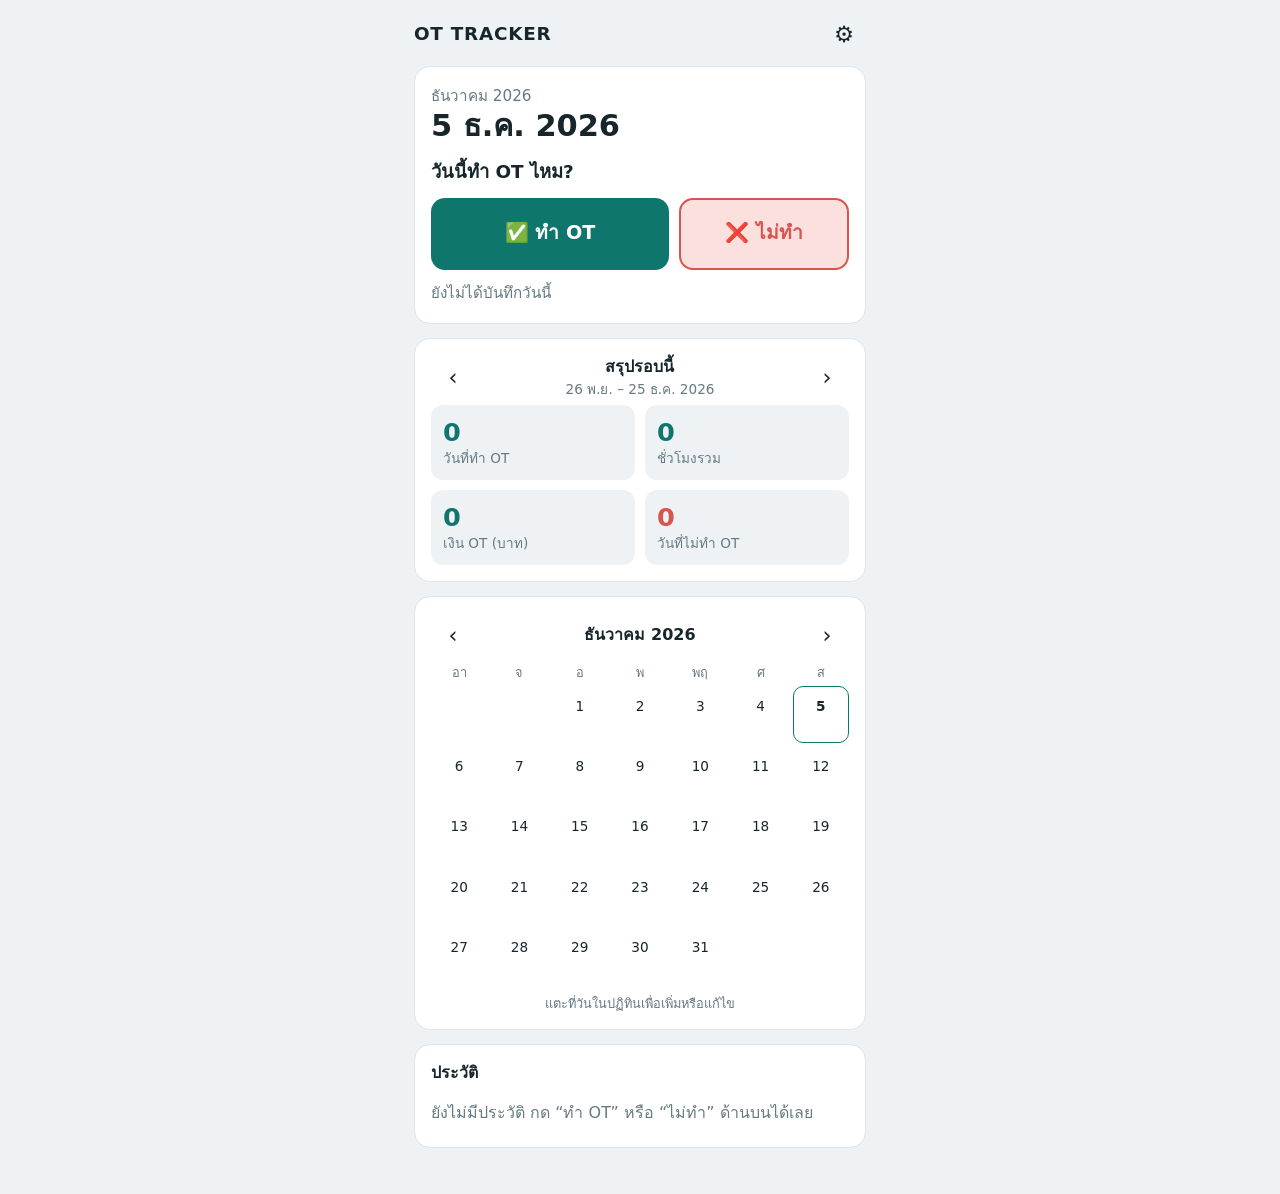
<file: index.html>
<!DOCTYPE html>
<html lang="th">
<head>
  <meta charset="UTF-8">
  <!-- viewport-fit=cover ให้แสดงเต็มจอบนมือถือ -->
  <meta name="viewport" content="width=device-width, initial-scale=1, viewport-fit=cover">
  <meta name="theme-color" content="#0f766e">
  <title>OT TRACKER</title>
  <style>
/* =========================================================
   OT TRACKER — style.css
   Mobile-first / รองรับ Dark Mode อัตโนมัติตามระบบของเครื่อง
   ========================================================= */

/* ---------- สี (ธีมสว่าง) ---------- */
:root {
  --bg: #eef2f4;
  --card: #ffffff;
  --text: #17262b;
  --muted: #667a82;
  --line: #dde5e8;

  --ot: #0f766e;        /* เขียวเข้ม = ทำ OT */
  --ot-soft: #d5f0ec;
  --no: #d9534f;        /* แดง = ไม่ทำ */
  --no-soft: #fbe0de;
  --accent: #0f766e;

  --radius: 16px;
  --font: system-ui, -apple-system, "Segoe UI", "Noto Sans Thai", "Sukhumvit Set",
          "Leelawadee UI", Tahoma, sans-serif;
}

/* ---------- สี (ธีมมืด) — แค่เปลี่ยนค่าตัวแปร ---------- */
@media (prefers-color-scheme: dark) {
  :root {
    --bg: #0e1517;
    --card: #172125;
    --text: #e8f0f2;
    --muted: #8ba0a8;
    --line: #26343a;

    --ot: #2dd4bf;
    --ot-soft: #12413d;
    --no: #f07a76;
    --no-soft: #4a2423;
    --accent: #2dd4bf;
  }
}

* { box-sizing: border-box; }

html { -webkit-text-size-adjust: 100%; }

body {
  margin: 0;
  background: var(--bg);
  color: var(--text);
  font-family: var(--font);
  font-size: 16px;
  line-height: 1.5;
  -webkit-tap-highlight-color: transparent;
}

button { font: inherit; color: inherit; cursor: pointer; }

/* ---------- โครงหน้า ---------- */
.app {
  max-width: 480px;
  margin: 0 auto;
  padding: calc(12px + env(safe-area-inset-top, 0px)) 14px
           calc(32px + env(safe-area-inset-bottom, 0px));
}

.topbar {
  display: flex;
  align-items: center;
  justify-content: space-between;
  margin-bottom: 10px;
}

.topbar h1 {
  margin: 0;
  font-size: 1.15rem;
  letter-spacing: 0.04em;
}

.card {
  background: var(--card);
  border-radius: var(--radius);
  padding: 16px;
  margin-bottom: 14px;
  border: 1px solid var(--line);
}

.section-title {
  margin: 0 0 10px;
  font-size: 1rem;
}

.icon-btn {
  width: 44px;
  height: 44px;
  border: 0;
  border-radius: 12px;
  background: transparent;
  font-size: 1.4rem;
  line-height: 1;
}
.icon-btn:active { background: var(--line); }

/* ---------- การ์ดวันนี้ (ต้องเห็นปุ่มโดยไม่ต้องเลื่อน) ---------- */
.today { padding: 18px 16px; }

.today-month {
  margin: 0;
  color: var(--muted);
  font-size: 0.95rem;
}

.today-date {
  margin: 0;
  font-size: 1.9rem;
  font-weight: 700;
  line-height: 1.2;
}

.question {
  margin: 14px 0 12px;
  font-size: 1.15rem;
  font-weight: 600;
}

.big-buttons {
  display: grid;
  grid-template-columns: 1.4fr 1fr;   /* ปุ่ม "ทำ OT" ใหญ่กว่า */
  gap: 10px;
}

.big-btn {
  min-height: 72px;
  border: 2px solid transparent;
  border-radius: 14px;
  font-size: 1.2rem;
  font-weight: 700;
}
.big-btn:active { transform: scale(0.98); }

.big-btn.ot { background: var(--ot); color: #fff; }
.big-btn.no { background: var(--no-soft); color: var(--no); border-color: var(--no); }

@media (prefers-color-scheme: dark) {
  .big-btn.ot { color: #06201d; }
}

.today-status {
  min-height: 1.5em;
  margin: 12px 0 0;
  color: var(--muted);
  font-size: 0.95rem;
}

/* ---------- สรุป ---------- */
.stats {
  display: grid;
  grid-template-columns: 1fr 1fr;
  gap: 10px;
}

.stat {
  display: flex;
  flex-direction: column;
  padding: 12px;
  border-radius: 12px;
  background: var(--bg);
}

.stat-value { font-size: 1.6rem; font-weight: 700; line-height: 1.2; }
.stat-label { color: var(--muted); font-size: 0.85rem; }

.stat:nth-child(1) .stat-value,
.stat:nth-child(2) .stat-value,
.stat:nth-child(3) .stat-value { color: var(--ot); }
.stat:nth-child(4) .stat-value { color: var(--no); }

/* ---------- ปฏิทิน ---------- */
.cal-head {
  display: flex;
  align-items: center;
  justify-content: space-between;
  margin-bottom: 6px;
}
.cal-head .section-title { margin: 0; }

.cal-weekdays,
.cal-grid {
  display: grid;
  grid-template-columns: repeat(7, 1fr);
  gap: 4px;
}

.cal-weekdays {
  margin-bottom: 4px;
  text-align: center;
  color: var(--muted);
  font-size: 0.8rem;
}

.day {
  position: relative;
  aspect-ratio: 1;
  min-width: 0;
  padding: 0;
  border: 1px solid transparent;
  border-radius: 10px;
  background: transparent;
  display: flex;
  flex-direction: column;
  align-items: center;
  justify-content: center;
  gap: 0;
  font-size: 0.85rem;
}
.day .num { line-height: 1.1; }
.day .mark { font-size: 0.95rem; line-height: 1.1; min-height: 1.1em; }

.day.ot { background: var(--ot-soft); }
.day.no { background: var(--no-soft); }
.day.today { border-color: var(--accent); font-weight: 700; }
.day.empty { visibility: hidden; }

/* ---------- ประวัติ ---------- */
.history { list-style: none; margin: 0; padding: 0; }

.history li {
  display: flex;
  align-items: center;
  gap: 8px;
  padding: 10px 0;
  border-top: 1px solid var(--line);
}
.history li:first-child { border-top: 0; }

.history .info { flex: 1; min-width: 0; }
.history .date { font-weight: 600; }
.history .result.ot { color: var(--ot); }
.history .result.no { color: var(--no); }

.history .empty-text { color: var(--muted); padding: 6px 0; }

.mini-btn {
  min-height: 40px;
  padding: 0 12px;
  border: 1px solid var(--line);
  border-radius: 10px;
  background: transparent;
  font-size: 0.9rem;
}
.mini-btn.del { color: var(--no); border-color: var(--no); }
.mini-btn:active { background: var(--line); }

.hint { margin: 10px 0 0; color: var(--muted); font-size: 0.8rem; text-align: center; }

/* ---------- หน้าต่างป๊อปอัป (แก้ไข / ตั้งค่า) ---------- */
.modal {
  position: fixed;
  inset: 0;
  z-index: 10;
  display: flex;
  align-items: flex-end;
  justify-content: center;
  background: rgba(0, 0, 0, 0.5);
}
.modal[hidden] { display: none; }

.sheet {
  width: 100%;
  max-width: 480px;
  padding: 20px 16px calc(20px + env(safe-area-inset-bottom, 0px));
  border-radius: 20px 20px 0 0;
  background: var(--card);
}
.sheet h2 { margin: 0 0 14px; font-size: 1.1rem; }

.segmented { display: grid; grid-template-columns: 1fr 1fr; gap: 8px; margin-bottom: 14px; }

.seg {
  min-height: 52px;
  border: 2px solid var(--line);
  border-radius: 12px;
  background: transparent;
  font-weight: 600;
}
.seg.ot.active { border-color: var(--ot); background: var(--ot-soft); }
.seg.no.active { border-color: var(--no); background: var(--no-soft); }

.field { display: block; margin-bottom: 16px; }
.field span { display: block; margin-bottom: 6px; color: var(--muted); font-size: 0.9rem; }
.field input,
.field select {
  width: 100%;
  min-height: 48px;
  padding: 0 12px;
  border: 1px solid var(--line);
  border-radius: 12px;
  background: var(--bg);
  color: var(--text);
  font: inherit;
  font-size: 1.1rem;   /* 16px ขึ้นไป กันไม่ให้ iOS ซูมอัตโนมัติ */
}
.field[hidden] { display: none; }

.sheet-actions { display: flex; gap: 8px; }
.sheet-actions .btn { flex: 1; }
.sheet-actions .btn[hidden] { display: none; }

.btn {
  min-height: 48px;
  border: 1px solid var(--line);
  border-radius: 12px;
  background: transparent;
  font-weight: 600;
}
.btn.primary { background: var(--accent); border-color: var(--accent); color: #fff; }
.btn.danger { color: var(--no); border-color: var(--no); }

@media (prefers-color-scheme: dark) {
  .btn.primary { color: #06201d; }
}

/* ---------- ข้อความ "บันทึกแล้ว ✓" ---------- */
.toast {
  position: fixed;
  left: 50%;
  bottom: calc(24px + env(safe-area-inset-bottom, 0px));
  z-index: 20;
  padding: 12px 22px;
  border-radius: 999px;
  background: var(--text);
  color: var(--bg);
  font-weight: 600;
  opacity: 0;
  pointer-events: none;
  transform: translate(-50%, 12px);
  transition: opacity 0.2s, transform 0.2s;
}
.toast.show { opacity: 1; transform: translate(-50%, 0); }

/* เคารพผู้ใช้ที่ปิดแอนิเมชันในระบบ */
@media (prefers-reduced-motion: reduce) {
  .toast, .big-btn { transition: none; }
}

:focus-visible { outline: 3px solid var(--accent); outline-offset: 2px; }

/* ---------- หัวข้อสรุปรอบเงิน ---------- */
.sum-title { text-align: center; }
.sum-title .section-title { margin: 0; }
.sum-range { margin: 0; color: var(--muted); font-size: 0.85rem; }

/* ---------- ข้อความอธิบายใต้ช่องตั้งค่า ---------- */
.field .note { display: block; margin-top: 6px; color: var(--muted); font-size: 0.85rem; }

/* ---------- ปุ่มยืนยันลบ ---------- */
.btn.danger-fill { background: var(--no); border-color: var(--no); color: #fff; }
@media (prefers-color-scheme: dark) {
  .btn.danger-fill { color: #2a0b0a; }
}

</style>
</head>
<body>
  <main class="app">

    <!-- ===== แถบบน: ชื่อเว็บ + ปุ่มตั้งค่า ===== -->
    <header class="topbar">
      <h1>OT TRACKER</h1>
      <button id="btn-settings" class="icon-btn" type="button" aria-label="ตั้งค่า">⚙️</button>
    </header>

    <!-- ===== หน้าแรก: ถามว่าวันนี้ทำ OT ไหม ===== -->
    <section class="card today">
      <p class="today-month" id="today-month"></p>
      <p class="today-date" id="today-date"></p>
      <h2 class="question">วันนี้ทำ OT ไหม?</h2>

      <div class="big-buttons">
        <button id="btn-ot" class="big-btn ot" type="button">✅ ทำ OT</button>
        <button id="btn-no" class="big-btn no" type="button">❌ ไม่ทำ</button>
      </div>

      <!-- ข้อความยืนยัน / สถานะของวันนี้ -->
      <p id="today-status" class="today-status" aria-live="polite"></p>
    </section>

    <!-- ===== สรุปประจำเดือน (ตามเดือนที่เปิดอยู่ในปฏิทิน) ===== -->
    <section class="card">
      <div class="cal-head">
        <button id="sum-prev" class="icon-btn" type="button" aria-label="รอบก่อนหน้า">‹</button>
        <div class="sum-title">
          <h2 class="section-title" id="summary-title">สรุปรอบเงิน</h2>
          <p class="sum-range" id="summary-range"></p>
        </div>
        <button id="sum-next" class="icon-btn" type="button" aria-label="รอบถัดไป">›</button>
      </div>
      <div class="stats">
        <div class="stat">
          <span class="stat-value" id="stat-days">0</span>
          <span class="stat-label">วันที่ทำ OT</span>
        </div>
        <div class="stat">
          <span class="stat-value" id="stat-hours">0</span>
          <span class="stat-label">ชั่วโมงรวม</span>
        </div>
        <div class="stat">
          <span class="stat-value" id="stat-money">0</span>
          <span class="stat-label">เงิน OT (บาท)</span>
        </div>
        <div class="stat">
          <span class="stat-value" id="stat-no">0</span>
          <span class="stat-label">วันที่ไม่ทำ OT</span>
        </div>
      </div>
    </section>

    <!-- ===== ปฏิทินรายเดือน ===== -->
    <section class="card">
      <div class="cal-head">
        <button id="cal-prev" class="icon-btn" type="button" aria-label="เดือนก่อนหน้า">‹</button>
        <h2 class="section-title" id="cal-title"></h2>
        <button id="cal-next" class="icon-btn" type="button" aria-label="เดือนถัดไป">›</button>
      </div>
      <div class="cal-weekdays" aria-hidden="true">
        <span>อา</span><span>จ</span><span>อ</span><span>พ</span><span>พฤ</span><span>ศ</span><span>ส</span>
      </div>
      <div class="cal-grid" id="cal-grid"></div>
      <p class="hint">แตะที่วันในปฏิทินเพื่อเพิ่มหรือแก้ไข</p>
    </section>

    <!-- ===== ประวัติ ===== -->
    <section class="card">
      <h2 class="section-title">ประวัติ</h2>
      <ul class="history" id="history"></ul>
    </section>

  </main>

  <!-- ===== หน้าต่างแก้ไขรายการ ===== -->
  <div class="modal" id="modal-edit" hidden>
    <div class="sheet" role="dialog" aria-modal="true" aria-labelledby="edit-title">
      <h2 id="edit-title">แก้ไข</h2>

      <div class="segmented">
        <button type="button" id="seg-ot" class="seg ot">✅ ทำ OT</button>
        <button type="button" id="seg-no" class="seg no">❌ ไม่ทำ</button>
      </div>

      <div class="sheet-actions">
        <button type="button" id="edit-delete" class="btn danger">ลบ</button>
        <button type="button" id="edit-cancel" class="btn">ยกเลิก</button>
        <button type="button" id="edit-save" class="btn primary">บันทึก</button>
      </div>
    </div>
  </div>

  <!-- ===== หน้าต่างตั้งค่า ===== -->
  <div class="modal" id="modal-settings" hidden>
    <div class="sheet" role="dialog" aria-modal="true" aria-labelledby="settings-title">
      <h2 id="settings-title">ตั้งค่า</h2>

      <label class="field">
        <span>เงิน OT ต่อวัน (ทำ 3 ชม.) — บาท</span>
        <input id="setting-pay" type="number" inputmode="decimal" min="0" step="1">
      </label>

      <label class="field">
        <span>รอบเงินเริ่มวันที่</span>
        <select id="setting-start"></select>
        <small class="note" id="setting-cycle-note"></small>
      </label>

      <div class="sheet-actions">
        <button type="button" id="settings-cancel" class="btn">ยกเลิก</button>
        <button type="button" id="settings-save" class="btn primary">บันทึก</button>
      </div>
    </div>
  </div>

  <!-- ===== หน้าต่างยืนยันการลบ (ใช้แทน confirm() ที่บางหน้าจอไม่ทำงาน) ===== -->
  <div class="modal" id="modal-confirm" hidden>
    <div class="sheet" role="alertdialog" aria-modal="true" aria-labelledby="confirm-text">
      <h2 id="confirm-text">ลบรายการนี้?</h2>
      <div class="sheet-actions">
        <button type="button" id="confirm-no" class="btn">ยกเลิก</button>
        <button type="button" id="confirm-yes" class="btn danger-fill">ลบ</button>
      </div>
    </div>
  </div>

  <!-- ข้อความ "บันทึกแล้ว ✓" -->
  <div class="toast" id="toast" role="status" aria-live="polite"></div>

  <script>
/* =========================================================
   OT TRACKER — script.js  (Vanilla JS + localStorage)

   กติกา:
   - ทำ OT 1 วัน = 3 ชั่วโมง (คงที่)
   - เงิน OT = จำนวนวันที่ทำ OT x เงิน OT ต่อวัน (ผู้ใช้กำหนดเองใน Settings)
   - สรุปเงินคิดเป็น "รอบ" เช่น 26 - 25 ของเดือนถัดไป (เลือกวันเริ่มรอบได้)

   รูปแบบข้อมูลที่เก็บ:
   {
     otPay: 500,                      // เงิน OT ต่อวัน (ทำ 3 ชม.)
     startDay: 26,                    // วันเริ่มรอบเงิน (1 - 28)
     records: {
       "2026-10-08": { status: "ot" },
       "2026-10-06": { status: "no" }
     }
   }
   ========================================================= */

'use strict';

/* ---------- ค่าคงที่ ---------- */
const STORAGE_KEY = 'ot-tracker-v1';
const OT_HOURS = 3;           // ทำ OT 1 วัน = 3 ชม.
const DEFAULT_PAY = 500;      // ค่าเริ่มต้น แก้ได้ในหน้า Settings
const DEFAULT_START_DAY = 26; // รอบเงินเริ่มวันที่ 26

const MONTHS = ['มกราคม', 'กุมภาพันธ์', 'มีนาคม', 'เมษายน', 'พฤษภาคม', 'มิถุนายน',
                'กรกฎาคม', 'สิงหาคม', 'กันยายน', 'ตุลาคม', 'พฤศจิกายน', 'ธันวาคม'];
const MONTHS_SHORT = ['ม.ค.', 'ก.พ.', 'มี.ค.', 'เม.ย.', 'พ.ค.', 'มิ.ย.',
                      'ก.ค.', 'ส.ค.', 'ก.ย.', 'ต.ค.', 'พ.ย.', 'ธ.ค.'];

/* ---------- ตัวช่วยเลือก element ---------- */
const $ = (id) => document.getElementById(id);

/* ---------- state ---------- */
let state = loadState();

// เดือนที่กำลังดูในปฏิทิน
const now = new Date();
let viewYear = now.getFullYear();
let viewMonth = now.getMonth();

// รอบเงินที่กำลังดูในส่วนสรุป (เก็บเป็น "เดือนที่รอบนั้นเริ่ม")
let sumYear, sumMonth;
resetSummaryToCurrent();

// ข้อมูลของหน้าต่างแก้ไข
let editKey = null;        // วันที่ที่กำลังแก้ ("YYYY-MM-DD")
let editStatus = 'ot';     // 'ot' หรือ 'no'

// การกระทำที่รอผู้ใช้กดยืนยัน (เช่น ลบ)
let confirmAction = null;

/* =========================================================
   1) localStorage
   ========================================================= */

function loadState() {
  try {
    const raw = localStorage.getItem(STORAGE_KEY);
    if (raw) {
      const data = JSON.parse(raw);

      // เงิน OT ต่อวัน (ข้อมูลเวอร์ชันเก่าเก็บเป็น "ต่อชั่วโมง" -> แปลงเป็นต่อวัน)
      let pay = Number(data.otPay);
      if (data.otPay === undefined || !(pay >= 0)) {
        pay = data.rate !== undefined && Number(data.rate) >= 0
          ? Number(data.rate) * OT_HOURS
          : DEFAULT_PAY;
      }

      let startDay = Math.round(Number(data.startDay));
      if (!(startDay >= 1 && startDay <= 28)) startDay = DEFAULT_START_DAY;

      return {
        otPay: pay,
        startDay: startDay,
        records: data.records && typeof data.records === 'object' ? data.records : {},
      };
    }
  } catch (err) {
    console.warn('อ่านข้อมูลไม่สำเร็จ ใช้ค่าเริ่มต้นแทน', err);
  }
  return { otPay: DEFAULT_PAY, startDay: DEFAULT_START_DAY, records: {} };
}

function saveState() {
  try {
    localStorage.setItem(STORAGE_KEY, JSON.stringify(state));
  } catch (err) {
    // เช่น โหมดส่วนตัวบางเบราว์เซอร์ที่ไม่ให้เขียน
    showToast('บันทึกไม่สำเร็จ');
  }
}

/* =========================================================
   2) ตัวช่วยเรื่องวันที่
   ========================================================= */

const pad = (n) => String(n).padStart(2, '0');

// Date -> "YYYY-MM-DD" (ใช้เวลาท้องถิ่น ไม่ใช่ UTC กันวันเพี้ยน)
function toKey(date) {
  return `${date.getFullYear()}-${pad(date.getMonth() + 1)}-${pad(date.getDate())}`;
}

// "YYYY-MM-DD" -> Date
function fromKey(key) {
  const [y, m, d] = key.split('-').map(Number);
  return new Date(y, m - 1, d);
}

// "8 ต.ค." (ถ้าไม่ใช่ปีนี้ จะต่อท้ายด้วยปี)
function formatShort(key) {
  const d = fromKey(key);
  const base = `${d.getDate()} ${MONTHS_SHORT[d.getMonth()]}`;
  return d.getFullYear() === new Date().getFullYear() ? base : `${base} ${d.getFullYear()}`;
}

// "8 ต.ค. 2026"
function formatFull(key) {
  const d = fromKey(key);
  return `${d.getDate()} ${MONTHS_SHORT[d.getMonth()]} ${d.getFullYear()}`;
}

const formatNumber = (n) => Number(n).toLocaleString('en-US', { maximumFractionDigits: 2 });

/* =========================================================
   3) รอบเงิน (เช่น 26 - 25 ของเดือนถัดไป)
   ========================================================= */

// รอบเงินที่ "เริ่ม" ในเดือน (y, m) -> วันเริ่ม และ วันสิ้นสุด
// เช่น startDay = 26, เดือน ก.ย. 2026 -> 26 ก.ย. ถึง 25 ต.ค.
function periodRange(y, m) {
  const start = new Date(y, m, state.startDay);
  const end = new Date(y, m + 1, state.startDay - 1);  // วันก่อนวันเริ่มของเดือนถัดไป
  return { start, end };
}

// วันที่ที่กำหนดอยู่ในรอบที่เริ่มเดือนไหน
function periodStartMonthOf(date) {
  const first = new Date(date.getFullYear(), date.getMonth(), 1);
  // ถ้ายังไม่ถึงวันเริ่มรอบของเดือนนี้ แปลว่าอยู่ในรอบที่เริ่มเดือนก่อน
  if (date.getDate() < state.startDay) first.setMonth(first.getMonth() - 1);
  return first;
}

function resetSummaryToCurrent() {
  const p = periodStartMonthOf(new Date());
  sumYear = p.getFullYear();
  sumMonth = p.getMonth();
}

// "26 ก.ย. – 25 ต.ค. 2026"
function formatRange(start, end) {
  const s = `${start.getDate()} ${MONTHS_SHORT[start.getMonth()]}`;
  const e = `${end.getDate()} ${MONTHS_SHORT[end.getMonth()]}`;
  if (start.getFullYear() === end.getFullYear()) return `${s} – ${e} ${end.getFullYear()}`;
  return `${s} ${start.getFullYear()} – ${e} ${end.getFullYear()}`;
}

/* =========================================================
   4) การบันทึก / ลบ
   ========================================================= */

function setRecord(key, status) {
  state.records[key] = { status: status };   // 'ot' หรือ 'no'
  saveState();
  renderAll();
}

function deleteRecord(key) {
  delete state.records[key];
  saveState();
  renderAll();
}

/* =========================================================
   5) แสดงผล (render)
   ========================================================= */

function renderAll() {
  renderToday();
  renderSummary();
  renderCalendar();
  renderHistory();
}

/* ---- หน้าแรก: เดือน/วันที่ปัจจุบัน + สถานะวันนี้ ---- */
function renderToday() {
  const today = new Date();
  const key = toKey(today);

  $('today-month').textContent = `${MONTHS[today.getMonth()]} ${today.getFullYear()}`;
  $('today-date').textContent = formatFull(key);

  const rec = state.records[key];
  let text = 'ยังไม่ได้บันทึกวันนี้';
  if (rec) {
    text = rec.status === 'ot'
      ? `บันทึกแล้ว: ✅ OT ${OT_HOURS} ชม.`
      : 'บันทึกแล้ว: ❌ ไม่ทำ OT';
  }
  $('today-status').textContent = text;
}

/* ---- สรุปของรอบเงินที่เปิดอยู่ ---- */
function renderSummary() {
  const { start, end } = periodRange(sumYear, sumMonth);
  const from = toKey(start);
  const to = toKey(end);

  let otDays = 0, noDays = 0;
  for (const [key, rec] of Object.entries(state.records)) {
    if (key < from || key > to) continue;      // นอกรอบนี้ (เทียบข้อความ YYYY-MM-DD ได้เลย)
    if (rec.status === 'ot') otDays++;
    else noDays++;
  }

  // ถ้าเป็นรอบปัจจุบัน เขียนว่า "สรุปรอบนี้"
  const cur = periodStartMonthOf(new Date());
  const isCurrent = cur.getFullYear() === sumYear && cur.getMonth() === sumMonth;
  $('summary-title').textContent = isCurrent ? 'สรุปรอบนี้' : 'สรุปรอบเงิน';
  $('summary-range').textContent = formatRange(start, end);

  $('stat-days').textContent = otDays;
  $('stat-hours').textContent = formatNumber(otDays * OT_HOURS);
  $('stat-money').textContent = formatNumber(otDays * state.otPay);
  $('stat-no').textContent = noDays;
}

/* ---- ปฏิทิน ---- */
function renderCalendar() {
  $('cal-title').textContent = `${MONTHS[viewMonth]} ${viewYear}`;

  const grid = $('cal-grid');
  grid.innerHTML = '';

  const firstWeekday = new Date(viewYear, viewMonth, 1).getDay();      // 0 = อาทิตย์
  const daysInMonth = new Date(viewYear, viewMonth + 1, 0).getDate();
  const todayKey = toKey(new Date());

  // ช่องว่างก่อนวันที่ 1
  for (let i = 0; i < firstWeekday; i++) {
    const blank = document.createElement('span');
    blank.className = 'day empty';
    grid.appendChild(blank);
  }

  // วันที่ 1 ... สิ้นเดือน
  for (let day = 1; day <= daysInMonth; day++) {
    const key = `${viewYear}-${pad(viewMonth + 1)}-${pad(day)}`;
    const rec = state.records[key];

    const cell = document.createElement('button');
    cell.type = 'button';
    cell.className = 'day';
    if (rec) cell.classList.add(rec.status);   // ot / no
    if (key === todayKey) cell.classList.add('today');
    cell.dataset.key = key;

    const mark = rec ? (rec.status === 'ot' ? '✅' : '❌') : '';
    cell.innerHTML = `<span class="num">${day}</span><span class="mark">${mark}</span>`;
    grid.appendChild(cell);
  }
}

/* ---- ประวัติ (ใหม่ -> เก่า) ---- */
function renderHistory() {
  const list = $('history');
  list.innerHTML = '';

  const keys = Object.keys(state.records).sort().reverse();  // YYYY-MM-DD เรียงตัวอักษรได้เลย

  if (keys.length === 0) {
    list.innerHTML = '<li class="empty-text">ยังไม่มีประวัติ กด “ทำ OT” หรือ “ไม่ทำ” ด้านบนได้เลย</li>';
    return;
  }

  for (const key of keys) {
    const rec = state.records[key];
    const result = rec.status === 'ot'
      ? `<span class="result ot">✅ OT ${OT_HOURS} ชม.</span>`
      : '<span class="result no">❌ ไม่ทำ OT</span>';

    const li = document.createElement('li');
    li.innerHTML = `
      <div class="info"><span class="date">${formatShort(key)}</span> — ${result}</div>
      <button type="button" class="mini-btn" data-action="edit" data-key="${key}">แก้ไข</button>
      <button type="button" class="mini-btn del" data-action="delete" data-key="${key}">ลบ</button>
    `;
    list.appendChild(li);
  }
}

/* =========================================================
   6) ข้อความ "บันทึกแล้ว ✓"
   ========================================================= */

let toastTimer = null;
function showToast(message) {
  const toast = $('toast');
  toast.textContent = message;
  toast.classList.add('show');
  clearTimeout(toastTimer);
  toastTimer = setTimeout(() => toast.classList.remove('show'), 1600);
}

/* =========================================================
   7) หน้าต่างยืนยัน (แทน confirm() ซึ่งบางหน้าจอ/เบราว์เซอร์ไม่ยอมให้ใช้)
   ========================================================= */

function askConfirm(message, yesLabel, action) {
  $('confirm-text').textContent = message;
  $('confirm-yes').textContent = yesLabel;
  confirmAction = action;
  $('modal-confirm').hidden = false;
}

function closeConfirm() {
  $('modal-confirm').hidden = true;
  confirmAction = null;
}

// ขอลบรายการของวันที่ key
function askDelete(key, alsoCloseEdit) {
  askConfirm(`ลบรายการ ${formatFull(key)} ?`, 'ลบ', () => {
    deleteRecord(key);
    if (alsoCloseEdit) closeModals();
    showToast('ลบแล้ว');
  });
}

/* =========================================================
   8) หน้าต่างแก้ไข
   ========================================================= */

function openEdit(key) {
  editKey = key;
  const rec = state.records[key];

  $('edit-title').textContent = `${rec ? 'แก้ไข' : 'เพิ่ม'} ${formatFull(key)}`;
  $('edit-delete').hidden = !rec;                       // วันที่ยังไม่มีข้อมูล ไม่ต้องมีปุ่มลบ
  setEditStatus(rec ? rec.status : 'ot');

  $('modal-edit').hidden = false;
}

// สลับปุ่ม ทำ OT / ไม่ทำ ในหน้าต่างแก้ไข
function setEditStatus(status) {
  editStatus = status;
  $('seg-ot').classList.toggle('active', status === 'ot');
  $('seg-no').classList.toggle('active', status === 'no');
}

function saveEdit() {
  setRecord(editKey, editStatus);
  closeModals();
  showToast('บันทึกแล้ว ✓');
}

/* =========================================================
   9) หน้าต่างตั้งค่า
   ========================================================= */

// สร้างตัวเลือกวันเริ่มรอบ 1 - 28 (จำกัดไว้ที่ 28 เพื่อให้ทุกเดือนมีวันนั้น)
function buildStartDayOptions() {
  const select = $('setting-start');
  for (let d = 1; d <= 28; d++) {
    const opt = document.createElement('option');
    opt.value = d;
    opt.textContent = `วันที่ ${d}`;
    select.appendChild(opt);
  }
}

// ข้อความอธิบายรอบเงิน เช่น "นับจากวันที่ 26 ถึงวันที่ 25 ของเดือนถัดไป"
function updateCycleNote() {
  const s = Number($('setting-start').value);
  $('setting-cycle-note').textContent = s === 1
    ? 'นับตามเดือนปกติ (วันที่ 1 ถึงสิ้นเดือน)'
    : `นับจากวันที่ ${s} ถึงวันที่ ${s - 1} ของเดือนถัดไป`;
}

function openSettings() {
  $('setting-pay').value = state.otPay;
  $('setting-start').value = state.startDay;
  updateCycleNote();
  $('modal-settings').hidden = false;
}

function saveSettings() {
  const raw = $('setting-pay').value.trim();
  const pay = Number(raw);
  if (raw === '' || !(pay >= 0)) {
    showToast('ใส่จำนวนเงินให้ถูกต้อง');
    return;
  }
  state.otPay = pay;
  state.startDay = Number($('setting-start').value);
  saveState();
  resetSummaryToCurrent();   // เปลี่ยนวันเริ่มรอบแล้ว กลับไปดูรอบปัจจุบัน
  renderAll();
  closeModals();
  showToast('บันทึกแล้ว ✓');
}

function closeModals() {
  $('modal-edit').hidden = true;
  $('modal-settings').hidden = true;
  closeConfirm();
}

/* =========================================================
   10) ผูกเหตุการณ์ (events)
   ========================================================= */

// ปุ่มใหญ่หน้าแรก: บันทึกของ "วันนี้" ทันที
$('btn-ot').addEventListener('click', () => {
  setRecord(toKey(new Date()), 'ot');
  showToast('บันทึกแล้ว ✓');
});

$('btn-no').addEventListener('click', () => {
  setRecord(toKey(new Date()), 'no');
  showToast('บันทึกแล้ว ✓');
});

// เปลี่ยนรอบเงินในส่วนสรุป
$('sum-prev').addEventListener('click', () => changeSummary(-1));
$('sum-next').addEventListener('click', () => changeSummary(1));

function changeSummary(delta) {
  const d = new Date(sumYear, sumMonth + delta, 1);
  sumYear = d.getFullYear();
  sumMonth = d.getMonth();
  renderSummary();
}

// เปลี่ยนเดือนในปฏิทิน
$('cal-prev').addEventListener('click', () => changeMonth(-1));
$('cal-next').addEventListener('click', () => changeMonth(1));

function changeMonth(delta) {
  const d = new Date(viewYear, viewMonth + delta, 1);
  viewYear = d.getFullYear();
  viewMonth = d.getMonth();
  renderCalendar();
}

// แตะวันในปฏิทิน -> เปิดหน้าต่างแก้ไข/เพิ่ม
$('cal-grid').addEventListener('click', (e) => {
  const cell = e.target.closest('.day[data-key]');
  if (cell) openEdit(cell.dataset.key);
});

// ปุ่มแก้ไข / ลบ ในประวัติ (event delegation)
$('history').addEventListener('click', (e) => {
  const btn = e.target.closest('button[data-action]');
  if (!btn) return;
  const key = btn.dataset.key;

  if (btn.dataset.action === 'edit') openEdit(key);
  else if (btn.dataset.action === 'delete') askDelete(key, false);
});

// หน้าต่างแก้ไข
$('seg-ot').addEventListener('click', () => setEditStatus('ot'));
$('seg-no').addEventListener('click', () => setEditStatus('no'));
$('edit-save').addEventListener('click', saveEdit);
$('edit-cancel').addEventListener('click', closeModals);
$('edit-delete').addEventListener('click', () => askDelete(editKey, true));

// หน้าต่างตั้งค่า
$('btn-settings').addEventListener('click', openSettings);
$('settings-save').addEventListener('click', saveSettings);
$('settings-cancel').addEventListener('click', closeModals);
$('setting-start').addEventListener('change', updateCycleNote);

// หน้าต่างยืนยัน
$('confirm-no').addEventListener('click', closeConfirm);
$('confirm-yes').addEventListener('click', () => {
  const action = confirmAction;
  closeConfirm();
  if (action) action();
});

// แตะพื้นหลังมืดเพื่อปิดหน้าต่าง (หน้าต่างยืนยันปิดเฉพาะตัวมันเอง)
document.querySelectorAll('.modal').forEach((modal) => {
  modal.addEventListener('click', (e) => {
    if (e.target !== modal) return;
    if (modal.id === 'modal-confirm') closeConfirm();
    else closeModals();
  });
});

document.addEventListener('keydown', (e) => {
  if (e.key !== 'Escape') return;
  if (!$('modal-confirm').hidden) closeConfirm();
  else closeModals();
});

// ถ้าเปิดแอปค้างข้ามเที่ยงคืน แล้วกลับมาที่หน้าเว็บ ให้อัปเดตวันที่ใหม่
document.addEventListener('visibilitychange', () => {
  if (!document.hidden) renderAll();
});

/* =========================================================
   11) เริ่มทำงาน
   ========================================================= */
buildStartDayOptions();
renderAll();

</script>
</body>
</html>
</file>
